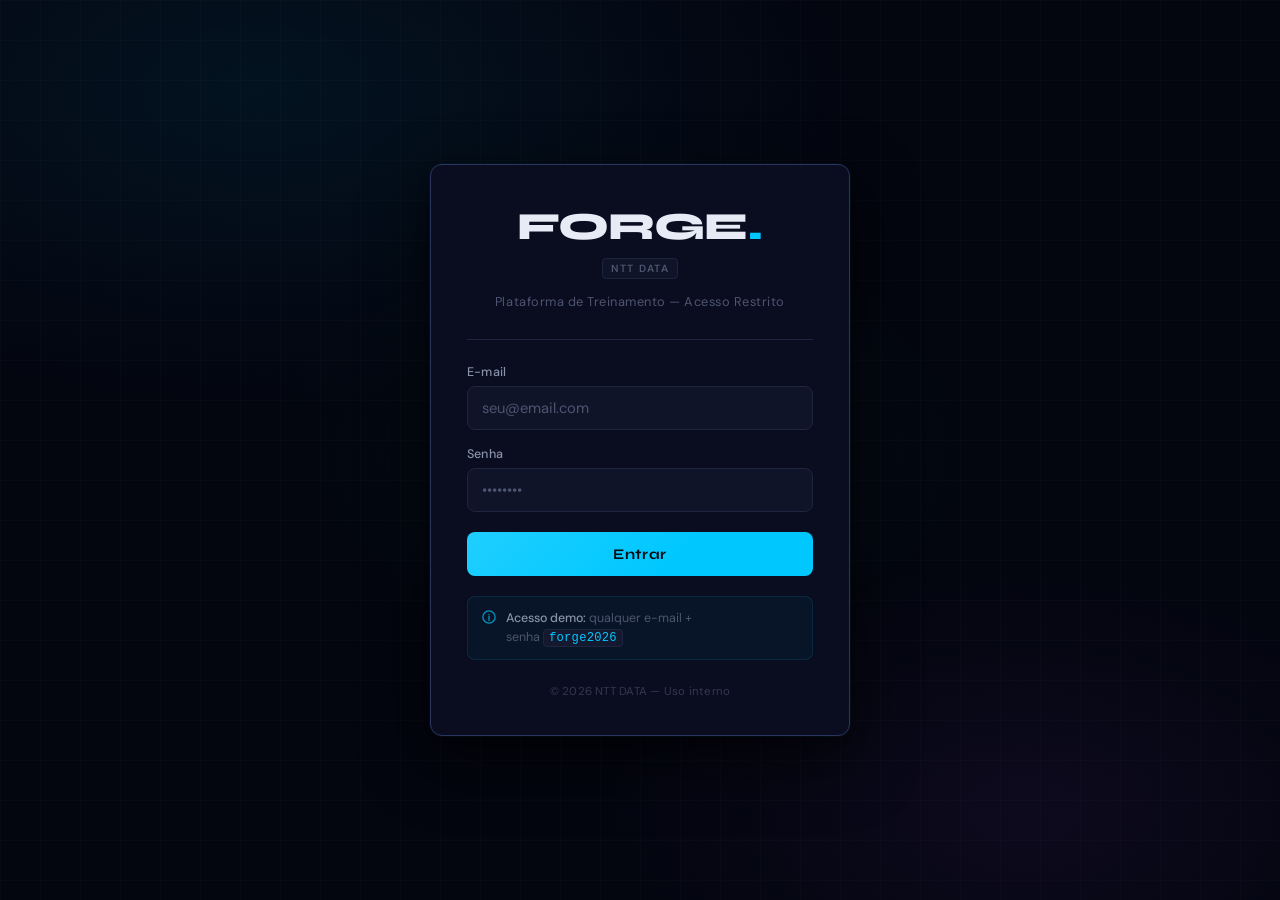
<file: index.html>
<!DOCTYPE html>
<html lang="pt-BR">
<head>
  <meta charset="UTF-8" />
  <meta name="viewport" content="width=device-width, initial-scale=1.0" />
  <title>FORGE Engineering Training Platform</title>
  <link rel="preconnect" href="https://fonts.googleapis.com" />
  <link rel="preconnect" href="https://fonts.gstatic.com" crossorigin />
  <link href="https://fonts.googleapis.com/css2?family=Syne:wght@400;600;700;800&family=DM+Sans:ital,opsz,wght@0,9..40,300;0,9..40,400;0,9..40,500;0,9..40,600;1,9..40,400&display=swap" rel="stylesheet" />
  <style>
    /* ─── Design Tokens ─────────────────────────────────────── */
    :root {
      --bg:            #03050f;
      --bg-2:          #090d1f;
      --bg-3:          #0f1428;
      --bg-4:          #141930;
      --cyan:          #00c8ff;
      --green:         #00e5a0;
      --yellow:        #ffc94d;
      --red:           #ff5c7a;
      --purple:        #a855f7;
      --border:        #1e2540;
      --border-bright: #2a3560;
      --text:          #e8eaf6;
      --text-dim:      #8892aa;
      --text-muted:    #4d5570;
      --radius:        12px;
      --radius-sm:     8px;
      --nav-h:         68px;
      --transition:    0.22s cubic-bezier(.4,0,.2,1);
    }

    /* ─── Reset ─────────────────────────────────────────────── */
    *, *::before, *::after { box-sizing: border-box; margin: 0; padding: 0; }
    html { scroll-behavior: smooth; }
    body {
      font-family: 'DM Sans', sans-serif;
      background: var(--bg);
      color: var(--text);
      line-height: 1.6;
      -webkit-font-smoothing: antialiased;
      overflow-x: hidden;
    }
    a { color: inherit; text-decoration: none; }
    button { font-family: inherit; cursor: pointer; border: none; background: none; }
    img { display: block; max-width: 100%; }

    /* ─── Scrollbar ──────────────────────────────────────────── */
    ::-webkit-scrollbar { width: 6px; }
    ::-webkit-scrollbar-track { background: var(--bg-2); }
    ::-webkit-scrollbar-thumb { background: var(--border-bright); border-radius: 99px; }

    /* ─── Layout helpers ─────────────────────────────────────── */
    .page {
      max-width: 1200px;
      margin: 0 auto;
      padding: 0 32px 80px;
    }
    .section { padding: 80px 0 0; }
    .section-label {
      display: inline-flex;
      align-items: center;
      gap: 8px;
      font-family: 'Syne', sans-serif;
      font-size: 11px;
      font-weight: 700;
      letter-spacing: .12em;
      text-transform: uppercase;
      color: var(--text-muted);
      margin-bottom: 16px;
    }
    .section-label::before {
      content: '';
      display: block;
      width: 16px;
      height: 2px;
      background: var(--border-bright);
      border-radius: 99px;
    }
    .section-title {
      font-family: 'Syne', sans-serif;
      font-size: clamp(26px, 3.5vw, 40px);
      font-weight: 800;
      color: var(--text);
      line-height: 1.15;
      margin-bottom: 40px;
    }

    /* ─── NAV ────────────────────────────────────────────────── */
    .nav {
      position: sticky;
      top: 0;
      z-index: 100;
      height: var(--nav-h);
      background: rgba(3,5,15,.7);
      backdrop-filter: blur(18px) saturate(1.4);
      -webkit-backdrop-filter: blur(18px) saturate(1.4);
      border-bottom: 1px solid var(--border);
    }
    .nav-inner {
      max-width: 1200px;
      margin: 0 auto;
      padding: 0 32px;
      height: 100%;
      display: flex;
      align-items: center;
      gap: 32px;
    }
    .nav-logo {
      display: flex;
      align-items: center;
      gap: 10px;
      flex-shrink: 0;
    }
    .nav-logo-text {
      font-family: 'Syne', sans-serif;
      font-size: 22px;
      font-weight: 800;
      letter-spacing: -.01em;
      color: var(--text);
    }
    .nav-logo-text span { color: var(--cyan); }
    .nav-badge {
      font-size: 10px;
      font-weight: 600;
      letter-spacing: .08em;
      color: var(--text-dim);
      background: var(--bg-4);
      border: 1px solid var(--border);
      border-radius: 6px;
      padding: 3px 8px;
      text-transform: uppercase;
    }
    .nav-links {
      display: flex;
      align-items: center;
      gap: 4px;
      flex: 1;
    }
    .nav-link {
      font-size: 14px;
      font-weight: 500;
      color: var(--text-dim);
      padding: 8px 14px;
      border-radius: var(--radius-sm);
      transition: color var(--transition), background var(--transition);
      min-height: 44px;
      display: flex;
      align-items: center;
    }
    .nav-link:hover { color: var(--text); background: var(--bg-3); }
    .nav-actions { margin-left: auto; display: flex; align-items: center; gap: 10px; }
    .btn-github {
      display: inline-flex;
      align-items: center;
      gap: 7px;
      font-size: 13px;
      font-weight: 600;
      color: var(--text-dim);
      background: var(--bg-3);
      border: 1px solid var(--border);
      border-radius: var(--radius-sm);
      padding: 9px 16px;
      min-height: 44px;
      transition: color var(--transition), border-color var(--transition), background var(--transition);
    }
    .btn-github:hover { color: var(--text); border-color: var(--border-bright); background: var(--bg-4); }
    .btn-github svg { flex-shrink: 0; }

    /* hamburger */
    .nav-hamburger {
      display: none;
      align-items: center;
      justify-content: center;
      width: 44px;
      height: 44px;
      border-radius: var(--radius-sm);
      border: 1px solid var(--border);
      color: var(--text-dim);
      transition: color var(--transition), border-color var(--transition);
      margin-left: auto;
    }
    .nav-hamburger:hover { color: var(--text); border-color: var(--border-bright); }
    .nav-mobile-menu {
      display: none;
      flex-direction: column;
      background: var(--bg-2);
      border-bottom: 1px solid var(--border);
      padding: 12px 20px 20px;
      gap: 4px;
    }
    .nav-mobile-menu.open { display: flex; }
    .nav-mobile-link {
      font-size: 15px;
      font-weight: 500;
      color: var(--text-dim);
      padding: 12px 14px;
      border-radius: var(--radius-sm);
      transition: color var(--transition), background var(--transition);
    }
    .nav-mobile-link:hover { color: var(--text); background: var(--bg-3); }

    /* ─── HERO ───────────────────────────────────────────────── */
    .hero {
      padding: 96px 0 80px;
      display: flex;
      flex-direction: column;
      align-items: flex-start;
      position: relative;
      overflow: hidden;
    }
    .hero::before {
      content: '';
      position: absolute;
      top: -120px;
      right: -200px;
      width: 700px;
      height: 700px;
      background: radial-gradient(circle at 50% 50%, rgba(0,200,255,.07) 0%, transparent 65%);
      pointer-events: none;
    }
    .hero::after {
      content: '';
      position: absolute;
      bottom: -80px;
      left: -100px;
      width: 500px;
      height: 500px;
      background: radial-gradient(circle at 50% 50%, rgba(168,85,247,.05) 0%, transparent 65%);
      pointer-events: none;
    }
    .hero-pill {
      display: inline-flex;
      align-items: center;
      gap: 8px;
      background: rgba(0,200,255,.08);
      border: 1px solid rgba(0,200,255,.2);
      border-radius: 99px;
      padding: 6px 16px 6px 10px;
      font-size: 12px;
      font-weight: 600;
      color: var(--cyan);
      letter-spacing: .04em;
      margin-bottom: 28px;
      animation: fadeUp .5s ease both;
    }
    .hero-pill-dot {
      width: 6px;
      height: 6px;
      background: var(--cyan);
      border-radius: 50%;
      animation: pulse-cyan 2s ease infinite;
    }
    @keyframes pulse-cyan {
      0%, 100% { opacity: 1; transform: scale(1); }
      50% { opacity: .5; transform: scale(.7); }
    }
    .hero h1 {
      font-family: 'Syne', sans-serif;
      font-size: clamp(32px, 5.5vw, 62px);
      font-weight: 800;
      line-height: 1.1;
      letter-spacing: -.02em;
      color: var(--text);
      max-width: 800px;
      margin-bottom: 24px;
      animation: fadeUp .5s .1s ease both;
    }
    .hero h1 em {
      font-style: normal;
      background: linear-gradient(135deg, var(--cyan) 0%, var(--purple) 100%);
      -webkit-background-clip: text;
      -webkit-text-fill-color: transparent;
      background-clip: text;
    }
    .hero-sub {
      font-size: clamp(15px, 1.8vw, 18px);
      color: var(--text-dim);
      max-width: 580px;
      line-height: 1.65;
      margin-bottom: 36px;
      animation: fadeUp .5s .18s ease both;
    }
    .hero-stats {
      display: flex;
      flex-wrap: wrap;
      gap: 10px;
      margin-bottom: 40px;
      animation: fadeUp .5s .26s ease both;
    }
    .hero-chip {
      display: inline-flex;
      align-items: center;
      gap: 7px;
      background: var(--bg-3);
      border: 1px solid var(--border);
      border-radius: 99px;
      padding: 7px 16px;
      font-size: 13px;
      font-weight: 500;
      color: var(--text-dim);
    }
    .hero-chip-dot {
      width: 5px;
      height: 5px;
      background: var(--cyan);
      border-radius: 50%;
    }
    .hero-cta {
      display: inline-flex;
      align-items: center;
      gap: 8px;
      background: var(--cyan);
      color: #03050f;
      font-size: 15px;
      font-weight: 700;
      padding: 14px 28px;
      border-radius: var(--radius);
      border: 1px solid transparent;
      min-height: 50px;
      transition: opacity var(--transition), transform var(--transition);
      animation: fadeUp .5s .34s ease both;
    }
    .hero-cta:hover { opacity: .88; transform: translateY(-1px); }

    @keyframes fadeUp {
      from { opacity: 0; transform: translateY(18px); }
      to   { opacity: 1; transform: translateY(0); }
    }

    /* ─── TRACK CARDS ────────────────────────────────────────── */
    .tracks-grid {
      display: grid;
      grid-template-columns: repeat(auto-fit, minmax(320px, 1fr));
      gap: 20px;
    }
    .track-card {
      background: var(--bg-2);
      border: 1px solid var(--border);
      border-radius: var(--radius);
      padding: 28px;
      display: flex;
      flex-direction: column;
      gap: 18px;
      transition: border-color var(--transition), transform var(--transition), box-shadow var(--transition);
      position: relative;
      overflow: hidden;
    }
    .track-card::before {
      content: '';
      position: absolute;
      top: 0; left: 0; right: 0;
      height: 2px;
      border-radius: var(--radius) var(--radius) 0 0;
    }
    .track-card[data-color="cyan"]::before  { background: linear-gradient(90deg, var(--cyan), transparent); }
    .track-card[data-color="purple"]::before { background: linear-gradient(90deg, var(--purple), transparent); }
    .track-card[data-color="green"]::before  { background: linear-gradient(90deg, var(--green), transparent); }
    .track-card:hover {
      transform: translateY(-3px);
      box-shadow: 0 16px 48px rgba(0,0,0,.4);
    }
    .track-card[data-color="cyan"]:hover   { border-color: rgba(0,200,255,.35); }
    .track-card[data-color="purple"]:hover { border-color: rgba(168,85,247,.35); }
    .track-card[data-color="green"]:hover  { border-color: rgba(0,229,160,.35); }

    .track-icon {
      font-size: 28px;
      width: 52px;
      height: 52px;
      background: var(--bg-3);
      border: 1px solid var(--border);
      border-radius: var(--radius-sm);
      display: flex;
      align-items: center;
      justify-content: center;
      flex-shrink: 0;
    }
    .track-header { display: flex; flex-direction: column; gap: 4px; }
    .track-title {
      font-family: 'Syne', sans-serif;
      font-size: 22px;
      font-weight: 800;
    }
    .track-card[data-color="cyan"]   .track-title { color: var(--cyan); }
    .track-card[data-color="purple"] .track-title { color: var(--purple); }
    .track-card[data-color="green"]  .track-title { color: var(--green); }
    .track-subtitle { font-size: 13px; color: var(--text-muted); font-weight: 500; }
    .track-desc { font-size: 14px; color: var(--text-dim); line-height: 1.65; flex: 1; }
    .track-badge {
      display: inline-flex;
      align-items: center;
      font-size: 11px;
      font-weight: 600;
      letter-spacing: .05em;
      text-transform: uppercase;
      padding: 4px 10px;
      border-radius: 99px;
      border: 1px solid;
    }
    .track-card[data-color="cyan"]   .track-badge { color: var(--cyan);   border-color: rgba(0,200,255,.25);   background: rgba(0,200,255,.06); }
    .track-card[data-color="purple"] .track-badge { color: var(--purple); border-color: rgba(168,85,247,.25); background: rgba(168,85,247,.06); }
    .track-card[data-color="green"]  .track-badge { color: var(--green);  border-color: rgba(0,229,160,.25);  background: rgba(0,229,160,.06); }

    .track-labs { display: flex; flex-direction: column; gap: 8px; }
    .track-lab-row {
      display: flex;
      align-items: center;
      gap: 10px;
      font-size: 13px;
    }
    .track-lab-num {
      font-family: 'Syne', sans-serif;
      font-size: 11px;
      font-weight: 700;
      letter-spacing: .05em;
      color: var(--text-muted);
      background: var(--bg-3);
      border: 1px solid var(--border);
      border-radius: 6px;
      padding: 3px 8px;
    }
    .track-lab-name { color: var(--text-dim); flex: 1; }
    .status-available {
      display: inline-flex;
      align-items: center;
      gap: 5px;
      font-size: 11px;
      font-weight: 600;
      color: var(--green);
    }
    .status-available::before {
      content: '';
      width: 5px; height: 5px;
      background: var(--green);
      border-radius: 50%;
    }
    .status-locked {
      font-size: 11px;
      font-weight: 500;
      color: var(--text-muted);
    }
    .track-cta {
      display: inline-flex;
      align-items: center;
      gap: 8px;
      font-size: 14px;
      font-weight: 600;
      padding: 11px 20px;
      border-radius: var(--radius-sm);
      min-height: 44px;
      transition: opacity var(--transition), transform var(--transition);
      text-align: center;
      justify-content: center;
    }
    .track-cta-cyan   { background: rgba(0,200,255,.12);   color: var(--cyan);   border: 1px solid rgba(0,200,255,.2);   }
    .track-cta-purple { background: rgba(168,85,247,.12);  color: var(--purple); border: 1px solid rgba(168,85,247,.2);  }
    .track-cta-cyan:hover, .track-cta-purple:hover { opacity: .8; transform: translateY(-1px); }
    .track-cta-disabled {
      background: var(--bg-3);
      color: var(--text-muted);
      border: 1px solid var(--border);
      cursor: not-allowed;
      opacity: .6;
    }

    /* ─── LAB FILTER TABS ────────────────────────────────────── */
    .filter-tabs {
      display: flex;
      flex-wrap: wrap;
      gap: 8px;
      margin-bottom: 32px;
    }
    .filter-tab {
      font-size: 13px;
      font-weight: 600;
      padding: 8px 18px;
      border-radius: 99px;
      border: 1px solid var(--border);
      color: var(--text-dim);
      background: var(--bg-3);
      min-height: 40px;
      transition: color var(--transition), border-color var(--transition), background var(--transition);
    }
    .filter-tab:hover { color: var(--text); border-color: var(--border-bright); }
    .filter-tab.active {
      background: var(--cyan);
      color: #03050f;
      border-color: var(--cyan);
    }

    /* ─── LAB GRID ───────────────────────────────────────────── */
    .labs-grid {
      display: grid;
      grid-template-columns: repeat(auto-fit, minmax(300px, 1fr));
      gap: 18px;
    }
    .lab-card {
      background: var(--bg-2);
      border: 1px solid var(--border);
      border-radius: var(--radius);
      padding: 24px;
      display: flex;
      flex-direction: column;
      gap: 14px;
      transition: border-color var(--transition), transform var(--transition), box-shadow var(--transition);
    }
    .lab-card:hover {
      border-color: var(--border-bright);
      transform: translateY(-2px);
      box-shadow: 0 12px 40px rgba(0,0,0,.35);
    }
    .lab-card.locked { opacity: .65; }
    .lab-card.locked:hover { transform: none; box-shadow: none; }

    .lab-card-top {
      display: flex;
      align-items: center;
      gap: 8px;
      flex-wrap: wrap;
    }
    .phase-badge {
      font-size: 10px;
      font-weight: 700;
      letter-spacing: .07em;
      text-transform: uppercase;
      padding: 3px 9px;
      border-radius: 99px;
      border: 1px solid;
    }
    .phase-foundation { color: var(--cyan);   border-color: rgba(0,200,255,.25);   background: rgba(0,200,255,.08); }
    .phase-amplify    { color: var(--purple); border-color: rgba(168,85,247,.25); background: rgba(168,85,247,.08); }
    .phase-orchestrate{ color: var(--yellow); border-color: rgba(255,201,77,.25);  background: rgba(255,201,77,.08); }
    .phase-master     { color: var(--green);  border-color: rgba(0,229,160,.25);  background: rgba(0,229,160,.08); }
    .track-badge-small {
      font-size: 10px;
      font-weight: 600;
      letter-spacing: .05em;
      text-transform: uppercase;
      padding: 3px 9px;
      border-radius: 99px;
    }
    .track-devin  { color: var(--cyan);   background: rgba(0,200,255,.1); }
    .track-kiro   { color: var(--purple); background: rgba(168,85,247,.1); }
    .track-ds     { color: var(--green);  background: rgba(0,229,160,.1); }

    .lab-num {
      font-family: 'Syne', sans-serif;
      font-size: 11px;
      font-weight: 700;
      letter-spacing: .08em;
      color: var(--text-muted);
      background: var(--bg-4);
      border: 1px solid var(--border);
      border-radius: 6px;
      padding: 3px 8px;
      margin-left: auto;
    }
    .lab-title {
      font-family: 'Syne', sans-serif;
      font-size: 17px;
      font-weight: 700;
      color: var(--text);
      line-height: 1.3;
    }
    .lab-meta {
      display: flex;
      flex-wrap: wrap;
      gap: 8px;
    }
    .meta-chip {
      display: inline-flex;
      align-items: center;
      gap: 5px;
      font-size: 12px;
      color: var(--text-dim);
      background: var(--bg-3);
      border: 1px solid var(--border);
      border-radius: 99px;
      padding: 4px 11px;
    }
    .lab-footer {
      display: flex;
      align-items: center;
      justify-content: space-between;
      gap: 12px;
      margin-top: auto;
    }
    .lab-status-available {
      display: inline-flex;
      align-items: center;
      gap: 6px;
      font-size: 12px;
      font-weight: 600;
      color: var(--green);
    }
    .lab-status-available::before {
      content: '';
      width: 6px; height: 6px;
      background: var(--green);
      border-radius: 50%;
      animation: pulse-green 2s ease infinite;
    }
    @keyframes pulse-green {
      0%, 100% { opacity: 1; box-shadow: 0 0 0 0 rgba(0,229,160,.4); }
      50% { opacity: .8; box-shadow: 0 0 0 4px rgba(0,229,160,0); }
    }
    .lab-status-locked {
      display: inline-flex;
      align-items: center;
      gap: 6px;
      font-size: 12px;
      font-weight: 500;
      color: var(--text-muted);
    }
    .lab-cta {
      display: inline-flex;
      align-items: center;
      gap: 6px;
      font-size: 13px;
      font-weight: 600;
      color: #03050f;
      background: var(--cyan);
      padding: 9px 18px;
      border-radius: var(--radius-sm);
      min-height: 44px;
      transition: opacity var(--transition), transform var(--transition);
      flex-shrink: 0;
    }
    .lab-cta:hover { opacity: .85; transform: translateY(-1px); }

    /* ─── PROGRESS SECTION ───────────────────────────────────── */
    .progress-stats {
      display: grid;
      grid-template-columns: repeat(auto-fit, minmax(220px, 1fr));
      gap: 16px;
      margin-bottom: 48px;
    }
    .stat-card {
      background: var(--bg-2);
      border: 1px solid var(--border);
      border-radius: var(--radius);
      padding: 24px;
      display: flex;
      flex-direction: column;
      gap: 6px;
    }
    .stat-label {
      font-size: 12px;
      font-weight: 600;
      letter-spacing: .06em;
      text-transform: uppercase;
      color: var(--text-muted);
    }
    .stat-value {
      font-family: 'Syne', sans-serif;
      font-size: 20px;
      font-weight: 800;
      color: var(--text);
    }
    .stat-card:nth-child(1) .stat-value { color: var(--cyan); }
    .stat-card:nth-child(2) .stat-value { color: var(--yellow); }
    .stat-card:nth-child(3) .stat-value { color: var(--purple); font-size: 15px; }

    /* journey */
    .journey { position: relative; }
    .journey-line {
      position: absolute;
      left: 10px;
      top: 16px;
      bottom: 0;
      width: 2px;
      background: var(--border);
      border-radius: 99px;
    }
    .journey-steps { display: flex; flex-direction: column; gap: 0; }
    .journey-step {
      display: flex;
      align-items: flex-start;
      gap: 20px;
      padding: 16px 0;
      position: relative;
    }
    .journey-dot {
      width: 22px;
      height: 22px;
      border-radius: 50%;
      flex-shrink: 0;
      margin-top: 1px;
      position: relative;
      z-index: 1;
      border: 2px solid;
      background: var(--bg);
      transition: box-shadow var(--transition);
    }
    .journey-dot.active {
      border-color: var(--cyan);
      background: rgba(0,200,255,.15);
      box-shadow: 0 0 0 4px rgba(0,200,255,.12), 0 0 0 8px rgba(0,200,255,.04);
    }
    .journey-dot.muted { border-color: var(--border-bright); background: var(--bg-3); }
    .journey-content { display: flex; flex-direction: column; gap: 3px; padding-top: 1px; }
    .journey-phase {
      font-family: 'Syne', sans-serif;
      font-size: 16px;
      font-weight: 700;
    }
    .journey-step:nth-child(1) .journey-phase { color: var(--cyan); }
    .journey-step:nth-child(n+2) .journey-phase { color: var(--text-dim); }
    .journey-sub { font-size: 13px; color: var(--text-muted); }
    .journey-step:nth-child(1) .journey-sub { color: var(--text-dim); }
    .journey-active-badge {
      display: inline-flex;
      align-items: center;
      gap: 5px;
      font-size: 10px;
      font-weight: 700;
      letter-spacing: .06em;
      text-transform: uppercase;
      color: var(--cyan);
      background: rgba(0,200,255,.1);
      border: 1px solid rgba(0,200,255,.2);
      border-radius: 99px;
      padding: 2px 8px;
      margin-top: 4px;
      width: fit-content;
    }

    /* ─── FOOTER ─────────────────────────────────────────────── */
    .footer {
      margin-top: 100px;
      border-top: 1px solid var(--border);
      padding: 32px 0;
    }
    .footer-inner {
      max-width: 1200px;
      margin: 0 auto;
      padding: 0 32px;
      display: flex;
      align-items: center;
      justify-content: space-between;
      flex-wrap: wrap;
      gap: 16px;
    }
    .footer-copy {
      font-size: 13px;
      color: var(--text-muted);
    }
    .footer-links {
      display: flex;
      align-items: center;
      gap: 4px;
    }
    .footer-link {
      font-size: 13px;
      color: var(--text-muted);
      padding: 6px 12px;
      border-radius: 6px;
      transition: color var(--transition);
    }
    .footer-link:hover { color: var(--text-dim); }
    .footer-sep { color: var(--border-bright); font-size: 12px; }

    /* ─── TRILHAS CAPACITATÓRIAS ─────────────────────────────── */
    .cap-grid {
      display: grid;
      grid-template-columns: repeat(auto-fit, minmax(320px, 1fr));
      gap: 16px;
      margin-bottom: 32px;
    }
    .cap-card {
      background: var(--bg-2);
      border: 1px solid var(--border);
      border-radius: var(--radius);
      padding: 24px;
      display: flex;
      flex-direction: column;
      gap: 16px;
      transition: border-color .2s, transform .2s;
    }
    .cap-card:hover { border-color: var(--border-bright); transform: translateY(-2px); }
    .cap-header {
      display: flex;
      align-items: center;
      gap: 14px;
    }
    .cap-icon {
      font-size: 22px;
      width: 44px;
      height: 44px;
      display: flex;
      align-items: center;
      justify-content: center;
      background: var(--bg-3);
      border-radius: var(--radius-sm);
      flex-shrink: 0;
      border: 1px solid var(--border);
    }
    .cap-title {
      font-family: var(--font-head);
      font-size: 15px;
      font-weight: 700;
      color: var(--cap-color, var(--cyan));
    }
    .cap-sub { font-size: 11px; color: var(--text-muted); font-weight: 600; letter-spacing: .3px; margin-top: 2px; }
    .cap-desc { font-size: 13px; color: var(--text-dim); line-height: 1.6; }
    .cap-steps {
      display: flex;
      flex-wrap: wrap;
      align-items: center;
      gap: 4px;
    }
    .cap-step {
      font-size: 11px;
      font-weight: 600;
      color: var(--text-muted);
      background: var(--bg-3);
      border: 1px solid var(--border);
      padding: 3px 8px;
      border-radius: 20px;
    }
    .cap-step.accent { color: var(--cap-color, var(--cyan)); border-color: color-mix(in srgb, var(--cap-color, var(--cyan)) 30%, transparent); }
    .cap-arrow { font-size: 11px; color: var(--text-muted); }
    .cap-meta { display: flex; flex-direction: column; gap: 8px; margin-top: auto; }
    .cap-tools { display: flex; flex-wrap: wrap; gap: 6px; }
    .cap-tool-badge {
      font-size: 10px;
      font-weight: 700;
      letter-spacing: .5px;
      text-transform: uppercase;
      padding: 2px 8px;
      border-radius: 20px;
      border: 1px solid;
      background: transparent;
    }
    .cap-labs-row { display: flex; flex-wrap: wrap; gap: 6px; }
    .cap-lab-chip {
      font-size: 10px;
      font-weight: 700;
      letter-spacing: .5px;
      padding: 2px 8px;
      border-radius: 4px;
      background: var(--bg-4);
      color: var(--text-dim);
      border: 1px solid var(--border);
    }
    .cap-lab-chip.locked { color: var(--text-muted); opacity: .6; }
    .cap-cta-bar {
      display: flex;
      align-items: center;
      justify-content: space-between;
      flex-wrap: wrap;
      gap: 16px;
      background: var(--bg-2);
      border: 1px solid var(--border-bright);
      border-radius: var(--radius);
      padding: 20px 28px;
    }
    .cap-cta-text { display: flex; flex-direction: column; gap: 4px; }
    .cap-cta-text strong { font-size: 15px; color: var(--text); }
    .cap-cta-text span { font-size: 13px; color: var(--text-muted); }
    .cap-cta-btn {
      background: var(--cyan);
      color: var(--bg);
      font-weight: 700;
      font-size: 13px;
      padding: 10px 20px;
      border-radius: var(--radius-sm);
      text-decoration: none;
      transition: background .2s;
      white-space: nowrap;
    }
    .cap-cta-btn:hover { background: #33d4ff; }
    @media (max-width: 768px) {
      .cap-grid { grid-template-columns: 1fr; }
      .cap-cta-bar { flex-direction: column; align-items: flex-start; }
    }

    /* ─── FORGE ACRONYM ──────────────────────────────────────── */
    .forge-acronym {
      display: flex;
      flex-wrap: wrap;
      gap: 10px;
      margin: 40px 0 0;
      animation: fadeUp .5s .34s ease both;
    }
    .forge-letter-card {
      display: flex;
      align-items: center;
      gap: 14px;
      background: var(--bg-2);
      border: 1px solid var(--border);
      border-radius: var(--radius);
      padding: 14px 18px;
      flex: 1;
      min-width: 150px;
      transition: border-color var(--transition), background var(--transition);
    }
    .forge-letter-card:hover { border-color: var(--fl-color, var(--cyan)); background: var(--bg-3); }
    .forge-big-letter {
      font-family: 'Syne', sans-serif;
      font-size: 30px;
      font-weight: 800;
      line-height: 1;
      color: var(--fl-color, var(--cyan));
      flex-shrink: 0;
    }
    .forge-word { display: flex; flex-direction: column; gap: 3px; }
    .forge-word-title { font-family: 'Syne', sans-serif; font-size: 13px; font-weight: 700; color: var(--text); }
    .forge-word-desc { font-size: 11px; color: var(--text-muted); line-height: 1.4; }

    /* ─── JOURNEY / HOW IT WORKS ─────────────────────────────── */
    .journey-section {
      padding: 80px 0 0;
    }
    .journey-flow {
      display: grid;
      grid-template-columns: 1fr auto 1fr auto 1fr auto 1fr auto 1fr;
      align-items: center;
      gap: 0;
      margin-top: 40px;
    }
    .jf-node {
      display: flex;
      flex-direction: column;
      align-items: center;
      text-align: center;
      gap: 12px;
    }
    .jf-dot {
      width: 56px;
      height: 56px;
      border-radius: 50%;
      background: var(--bg-2);
      border: 2px solid var(--jf-color, var(--cyan));
      display: flex;
      align-items: center;
      justify-content: center;
      font-size: 22px;
      flex-shrink: 0;
      box-shadow: 0 0 0 4px color-mix(in srgb, var(--jf-color, var(--cyan)) 12%, transparent);
    }
    .jf-label {
      font-family: 'Syne', sans-serif;
      font-size: 13px;
      font-weight: 800;
      color: var(--jf-color, var(--cyan));
    }
    .jf-sublabel { font-size: 11px; color: var(--text-muted); line-height: 1.4; margin-top: -4px; }
    .jf-arrow {
      font-size: 20px;
      color: var(--border-bright);
      padding: 0 4px;
      padding-bottom: 28px; /* align with dot center */
    }
    .journey-note {
      margin-top: 28px;
      padding: 16px 24px;
      background: var(--bg-2);
      border: 1px solid var(--border);
      border-radius: var(--radius);
      font-size: 13px;
      color: var(--text-muted);
      line-height: 1.6;
    }
    .journey-note strong { color: var(--text-dim); }
    @media (max-width: 768px) {
      .journey-flow {
        grid-template-columns: 1fr;
        gap: 12px;
      }
      .jf-node { flex-direction: row; text-align: left; }
      .jf-dot { width: 40px; height: 40px; font-size: 16px; }
      .jf-arrow { display: none; }
      .jf-label { font-size: 12px; }
      .forge-acronym { gap: 8px; }
      .forge-letter-card { min-width: 140px; }
    }

    /* ─── DIVIDER ────────────────────────────────────────────── */
    .section-divider {
      width: 100%;
      height: 1px;
      background: var(--border);
      margin: 80px 0 0;
      opacity: .6;
    }

    /* ─── RESPONSIVE ─────────────────────────────────────────── */
    @media (max-width: 768px) {
      .nav-inner { padding: 0 20px; gap: 16px; }
      .nav-links  { display: none; }
      .nav-hamburger { display: flex; }
      .btn-github { display: none; }
      .nav-actions { margin-left: 0; }

      .page { padding: 0 16px 60px; }

      .hero { padding: 60px 0 56px; }
      .hero h1 { font-size: 32px; }
      .hero-sub { font-size: 15px; }
      .hero::before, .hero::after { display: none; }

      .section { padding: 60px 0 0; }
      .section-title { font-size: 26px; margin-bottom: 28px; }

      .tracks-grid { grid-template-columns: 1fr; }
      .labs-grid   { grid-template-columns: 1fr; }
      .progress-stats { grid-template-columns: 1fr; }

      .filter-tabs { gap: 6px; }
      .filter-tab  { font-size: 12px; padding: 7px 14px; }

      .footer-inner { flex-direction: column; align-items: flex-start; gap: 12px; }
      .section-divider { margin: 60px 0 0; }
    }

    @media (max-width: 480px) {
      .hero h1 { font-size: 28px; }
      .hero-cta { font-size: 14px; padding: 13px 22px; }
      .track-card { padding: 22px 18px; }
      .lab-card   { padding: 20px 16px; }
      .stat-card  { padding: 20px; }
    }

    /* ─── Hidden utility ─────────────────────────────────────── */
    [data-hidden] { display: none !important; }
  </style>
</head>
<body>
<script>if(!localStorage.getItem('forge_auth'))window.location.replace('login.html');</script>

<!-- ═══ NAV ════════════════════════════════════════════════════ -->
<nav class="nav" id="nav">
  <div class="nav-inner">
    <a href="#" class="nav-logo">
      <span class="nav-logo-text">FORGE<span>.</span></span>
      <span class="nav-badge">NTT DATA</span>
    </a>

    <div class="nav-links">
      <a href="#capacitacao"   class="nav-link">Capacitação</a>
      <a href="#labs"          class="nav-link">Especialização</a>
      <a href="levels.html"    class="nav-link">Níveis E1–E4</a>
      <a href="artifacts.html" class="nav-link" style="color:var(--cyan)">Artefatos</a>
    </div>

    <div class="nav-actions">
      <button onclick="localStorage.removeItem('forge_auth');window.location.replace('login.html')" style="font-size:12px;font-weight:600;color:var(--text-muted);background:none;border:1px solid var(--border);border-radius:var(--radius-sm);padding:7px 14px;cursor:pointer;min-height:36px;transition:color .2s,border-color .2s" onmouseover="this.style.color='var(--text)';this.style.borderColor='var(--border-bright)'" onmouseout="this.style.color='var(--text-muted)';this.style.borderColor='var(--border)'">Sair</button>
      <a href="https://github.com/Brunooacks" target="_blank" rel="noopener" class="btn-github">
        <svg width="16" height="16" viewBox="0 0 24 24" fill="currentColor" aria-hidden="true">
          <path d="M12 2C6.477 2 2 6.477 2 12c0 4.418 2.865 8.166 6.839 9.489.5.092.682-.217.682-.483 0-.237-.008-.866-.013-1.7-2.782.604-3.369-1.341-3.369-1.341-.454-1.155-1.11-1.462-1.11-1.462-.908-.62.069-.608.069-.608 1.003.07 1.531 1.03 1.531 1.03.892 1.529 2.341 1.087 2.91.832.092-.647.35-1.088.636-1.338-2.22-.253-4.555-1.11-4.555-4.943 0-1.091.39-1.984 1.029-2.683-.103-.253-.446-1.27.098-2.647 0 0 .84-.269 2.75 1.025A9.578 9.578 0 0112 6.836a9.59 9.59 0 012.504.337c1.909-1.294 2.747-1.025 2.747-1.025.546 1.377.203 2.394.1 2.647.64.699 1.028 1.592 1.028 2.683 0 3.842-2.339 4.687-4.566 4.935.359.309.678.919.678 1.852 0 1.336-.012 2.415-.012 2.743 0 .267.18.579.688.481C19.138 20.163 22 16.418 22 12c0-5.523-4.477-10-10-10z"/>
        </svg>
        GitHub
        <svg width="11" height="11" viewBox="0 0 12 12" fill="none" stroke="currentColor" stroke-width="1.8" stroke-linecap="round" stroke-linejoin="round" aria-hidden="true">
          <path d="M2.5 9.5L9.5 2.5M9.5 2.5H4.5M9.5 2.5V7.5"/>
        </svg>
      </a>
    </div>

    <button class="nav-hamburger" id="hamburgerBtn" aria-label="Abrir menu" aria-expanded="false">
      <svg id="iconMenu" width="20" height="20" viewBox="0 0 24 24" fill="none" stroke="currentColor" stroke-width="2" stroke-linecap="round" aria-hidden="true">
        <line x1="3" y1="7" x2="21" y2="7"/><line x1="3" y1="12" x2="21" y2="12"/><line x1="3" y1="17" x2="21" y2="17"/>
      </svg>
      <svg id="iconClose" width="20" height="20" viewBox="0 0 24 24" fill="none" stroke="currentColor" stroke-width="2" stroke-linecap="round" style="display:none" aria-hidden="true">
        <line x1="5" y1="5" x2="19" y2="19"/><line x1="19" y1="5" x2="5" y2="19"/>
      </svg>
    </button>
  </div>

  <div class="nav-mobile-menu" id="mobileMenu" role="navigation" aria-label="Menu móvel">
    <a href="#capacitacao"   class="nav-mobile-link" onclick="closeMobileMenu()">Capacitação</a>
    <a href="#labs"          class="nav-mobile-link" onclick="closeMobileMenu()">Especialização</a>
    <a href="levels.html"    class="nav-mobile-link" onclick="closeMobileMenu()">Níveis E1–E4</a>
    <a href="artifacts.html" class="nav-mobile-link" onclick="closeMobileMenu()" style="color:var(--cyan)">Artefatos</a>
    <a href="https://github.com/Brunooacks" target="_blank" rel="noopener" class="nav-mobile-link" style="color:var(--cyan)">GitHub ↗</a>
  </div>
</nav>


<!-- ═══ HERO ════════════════════════════════════════════════════ -->
<div class="page">
  <section class="hero">
    <div class="hero-pill">
      <span class="hero-pill-dot"></span>
      FORGE Engineering Program
    </div>

    <h1>O programa que transforma engenheiros em <em>referências</em></h1>

    <p class="hero-sub">
      FORGE é o caminho estruturado da NTT DATA para evoluir de E1 a E4 — com trilhas práticas, labs hands-on, certificações de mercado e ferramentas de IA como Devin e Kiro.
    </p>

    <div class="hero-stats">
      <span class="hero-chip"><span class="hero-chip-dot"></span>8 Laboratórios</span>
      <span class="hero-chip"><span class="hero-chip-dot" style="background:var(--purple)"></span>4 Fases</span>
      <span class="hero-chip"><span class="hero-chip-dot" style="background:var(--yellow)"></span>E1–E4</span>
      <span class="hero-chip"><span class="hero-chip-dot" style="background:var(--green)"></span>Certs Mercado</span>
    </div>

    <!-- FORGE Acronym -->
    <div class="forge-acronym">
      <div class="forge-letter-card" style="--fl-color:#00c8ff">
        <span class="forge-big-letter">F</span>
        <div class="forge-word">
          <span class="forge-word-title">Foundation</span>
          <span class="forge-word-desc">Base sólida em IA e engenharia real</span>
        </div>
      </div>
      <div class="forge-letter-card" style="--fl-color:#a855f7">
        <span class="forge-big-letter">O</span>
        <div class="forge-word">
          <span class="forge-word-title">Orchestrate</span>
          <span class="forge-word-desc">Agentes e APIs com precisão</span>
        </div>
      </div>
      <div class="forge-letter-card" style="--fl-color:#ff5c7a">
        <span class="forge-big-letter">R</span>
        <div class="forge-word">
          <span class="forge-word-title">Resilience</span>
          <span class="forge-word-desc">Sistemas robustos e seguros</span>
        </div>
      </div>
      <div class="forge-letter-card" style="--fl-color:#ffc94d">
        <span class="forge-big-letter">G</span>
        <div class="forge-word">
          <span class="forge-word-title">Growth</span>
          <span class="forge-word-desc">Evolução de E1 a E4 com marcos claros</span>
        </div>
      </div>
      <div class="forge-letter-card" style="--fl-color:#00e5a0">
        <span class="forge-big-letter">E</span>
        <div class="forge-word">
          <span class="forge-word-title">Excellence</span>
          <span class="forge-word-desc">Excelência técnica no contexto bancário</span>
        </div>
      </div>
    </div>

    <div style="margin-top:40px;display:flex;gap:12px;flex-wrap:wrap;animation:fadeUp .5s .4s ease both">
      <a href="levels.html" class="hero-cta">
        Ver Níveis E1–E4
        <svg width="16" height="16" viewBox="0 0 24 24" fill="none" stroke="currentColor" stroke-width="2.5" stroke-linecap="round" stroke-linejoin="round" aria-hidden="true"><path d="M5 12h14M12 5l7 7-7 7"/></svg>
      </a>
      <a href="#labs" class="hero-cta" style="background:var(--bg-3);color:var(--text-dim);border-color:var(--border)">
        Explorar Labs →
      </a>
    </div>
  </section>

  <div class="section-divider"></div>

  <!-- ═══ COMO FUNCIONA / JORNADA ═════════════════════════════ -->
  <section class="journey-section" id="jornada">
    <div class="section-label">Como funciona</div>
    <h2 class="section-title">A jornada FORGE em 5 passos</h2>
    <p class="hero-sub" style="margin-bottom:0;animation:none">Do seu nível atual até Staff Engineer — cada passo conectado ao anterior.</p>

    <div class="journey-flow">
      <!-- Nível -->
      <div class="jf-node">
        <div class="jf-dot" style="--jf-color:var(--cyan)">🎯</div>
        <div class="jf-label">Seu Nível</div>
        <div class="jf-sublabel">E1 · E2 · E3 · E4</div>
      </div>
      <div class="jf-arrow">→</div>

      <!-- Fase -->
      <div class="jf-node">
        <div class="jf-dot" style="--jf-color:var(--purple)">📍</div>
        <div class="jf-label">Fase FORGE</div>
        <div class="jf-sublabel">Foundation · Amplify<br>Orchestrate · Master</div>
      </div>
      <div class="jf-arrow">→</div>

      <!-- Trilhas -->
      <div class="jf-node">
        <div class="jf-dot" style="--jf-color:var(--yellow)">🛠️</div>
        <div class="jf-label">Trilhas & Ferramentas</div>
        <div class="jf-sublabel">Devin · Kiro<br>Design System</div>
      </div>
      <div class="jf-arrow">→</div>

      <!-- Labs -->
      <div class="jf-node">
        <div class="jf-dot" style="--jf-color:#ff5c7a">🔬</div>
        <div class="jf-label">Laboratórios</div>
        <div class="jf-sublabel">LAB 01–08<br>hands-on reais</div>
      </div>
      <div class="jf-arrow">→</div>

      <!-- Certificação -->
      <div class="jf-node">
        <div class="jf-dot" style="--jf-color:var(--green)">🏅</div>
        <div class="jf-label">Certificação</div>
        <div class="jf-sublabel">FORGE + mercado<br>AWS · Devin · K8s</div>
      </div>
    </div>

    <div class="journey-note">
      <strong>Como ler a plataforma:</strong> Descubra seu nível em <a href="levels.html" style="color:var(--cyan)">Níveis E1–E4</a> → entenda as competências nas <strong>Trilhas Capacitatórias</strong> → reforce com os <strong>Labs de Especialização</strong> usando Devin e Kiro → obtenha as certificações FORGE e de mercado (AWS, Kubernetes, BIAN).
    </div>
  </section>

  <div class="section-divider"></div>

  <!-- ═══ TRILHAS CAPACITATÓRIAS ══════════════════════════════ -->
  <section class="section" id="capacitacao">
    <div class="section-label">Trilhas Capacitatórias</div>
    <h2 class="section-title">Ciclo completo de engenharia</h2>
    <p class="section-sub">Competências que definem o engenheiro completo — cada trilha usa as ferramentas como aceleradores, não como fim em si mesmas.</p>

    <div class="cap-grid">

      <!-- 1. Ciclo de Desenvolvimento -->
      <div class="cap-card">
        <div class="cap-header" style="--cap-color:#00c8ff">
          <div class="cap-icon">⚙️</div>
          <div>
            <div class="cap-title">Ciclo de Desenvolvimento</div>
            <div class="cap-sub">Requirements → Code → Test → Deploy</div>
          </div>
        </div>
        <p class="cap-desc">Do levantamento de requisitos ao deploy em produção com autonomia. Devin escreve, Kiro orquestra, você decide.</p>
        <div class="cap-steps">
          <span class="cap-step">Requisitos</span>
          <span class="cap-arrow">→</span>
          <span class="cap-step accent">Design</span>
          <span class="cap-arrow">→</span>
          <span class="cap-step">Código</span>
          <span class="cap-arrow">→</span>
          <span class="cap-step">Testes</span>
          <span class="cap-arrow">→</span>
          <span class="cap-step accent">Deploy</span>
        </div>
        <div class="cap-meta">
          <div class="cap-tools"><span class="cap-tool-badge" style="color:#00c8ff;border-color:#00c8ff44">Devin</span><span class="cap-tool-badge" style="color:#a855f7;border-color:#a855f744">Kiro</span></div>
          <div class="cap-labs-row"><span class="cap-lab-chip">LAB 01</span><span class="cap-lab-chip">LAB 02</span><span class="cap-lab-chip locked">LAB 04</span></div>
        </div>
      </div>

      <!-- 2. Qualidade & Testes -->
      <div class="cap-card">
        <div class="cap-header" style="--cap-color:#00e5a0">
          <div class="cap-icon">🧪</div>
          <div>
            <div class="cap-title">Qualidade & Testes</div>
            <div class="cap-sub">Review → Standards → Coverage → Compliance</div>
          </div>
        </div>
        <p class="cap-desc">Automatize revisão de código, crie padrões reutilizáveis e construa a cultura de qualidade que escala com o time.</p>
        <div class="cap-steps">
          <span class="cap-step">Code Review</span>
          <span class="cap-arrow">→</span>
          <span class="cap-step accent">Cobertura</span>
          <span class="cap-arrow">→</span>
          <span class="cap-step">Padrões</span>
          <span class="cap-arrow">→</span>
          <span class="cap-step accent">Escala</span>
        </div>
        <div class="cap-meta">
          <div class="cap-tools"><span class="cap-tool-badge" style="color:#00e5a0;border-color:#00e5a044">Design System</span><span class="cap-tool-badge" style="color:#00c8ff;border-color:#00c8ff44">Devin</span></div>
          <div class="cap-labs-row"><span class="cap-lab-chip locked">LAB 03</span><span class="cap-lab-chip locked">LAB 06</span></div>
        </div>
      </div>

      <!-- 3. Segurança & Compliance -->
      <div class="cap-card">
        <div class="cap-header" style="--cap-color:#ff5c7a">
          <div class="cap-icon">🔐</div>
          <div>
            <div class="cap-title">Segurança & Compliance</div>
            <div class="cap-sub">LGPD · BACEN · PCI-DSS · SOX</div>
          </div>
        </div>
        <p class="cap-desc">Compliance bancário como prática de engenharia — não como checklist. LGPD, BACEN 4.658 e PCI-DSS embutidos no fluxo de desenvolvimento.</p>
        <div class="cap-steps">
          <span class="cap-step">Threat Model</span>
          <span class="cap-arrow">→</span>
          <span class="cap-step accent">Sec Review</span>
          <span class="cap-arrow">→</span>
          <span class="cap-step">Audit Log</span>
          <span class="cap-arrow">→</span>
          <span class="cap-step accent">Pen Test</span>
        </div>
        <div class="cap-meta">
          <div class="cap-tools"><span class="cap-tool-badge" style="color:#ff5c7a;border-color:#ff5c7a44">Artefatos</span><span class="cap-tool-badge" style="color:#00c8ff;border-color:#00c8ff44">Devin</span></div>
          <div class="cap-labs-row"><span class="cap-lab-chip">LAB 01</span><span class="cap-lab-chip">LAB 02</span><span class="cap-lab-chip locked">LAB 05</span></div>
        </div>
      </div>

      <!-- 4. DevOps & Plataforma -->
      <div class="cap-card">
        <div class="cap-header" style="--cap-color:#ffc94d">
          <div class="cap-icon">🚀</div>
          <div>
            <div class="cap-title">DevOps & Plataforma</div>
            <div class="cap-sub">Container → CI/CD → Observability → SRE</div>
          </div>
        </div>
        <p class="cap-desc">De containers ao SRE: automatize pipelines, monitore SLAs do BACEN e opere microserviços bancários com confiança.</p>
        <div class="cap-steps">
          <span class="cap-step">Container</span>
          <span class="cap-arrow">→</span>
          <span class="cap-step accent">CI/CD</span>
          <span class="cap-arrow">→</span>
          <span class="cap-step">Observ.</span>
          <span class="cap-arrow">→</span>
          <span class="cap-step accent">SRE</span>
        </div>
        <div class="cap-meta">
          <div class="cap-tools"><span class="cap-tool-badge" style="color:#a855f7;border-color:#a855f744">Kiro</span><span class="cap-tool-badge" style="color:#00c8ff;border-color:#00c8ff44">Devin</span></div>
          <div class="cap-labs-row"><span class="cap-lab-chip locked">LAB 04</span><span class="cap-lab-chip locked">LAB 05</span></div>
        </div>
      </div>

      <!-- 5. Arquitetura Bancária -->
      <div class="cap-card">
        <div class="cap-header" style="--cap-color:#a855f7">
          <div class="cap-icon">🏛️</div>
          <div>
            <div class="cap-title">Arquitetura Bancária</div>
            <div class="cap-sub">BIAN · DDD · Microsserviços · Open Finance</div>
          </div>
        </div>
        <p class="cap-desc">Design de sistemas bancários escaláveis: domain-driven, BIAN-aligned, prontos para Open Finance e regulação BACEN.</p>
        <div class="cap-steps">
          <span class="cap-step">Domínios</span>
          <span class="cap-arrow">→</span>
          <span class="cap-step accent">APIs</span>
          <span class="cap-arrow">→</span>
          <span class="cap-step">Orquestração</span>
          <span class="cap-arrow">→</span>
          <span class="cap-step accent">Gov.</span>
        </div>
        <div class="cap-meta">
          <div class="cap-tools"><span class="cap-tool-badge" style="color:#a855f7;border-color:#a855f744">Kiro</span><span class="cap-tool-badge" style="color:#00e5a0;border-color:#00e5a044">Design System</span></div>
          <div class="cap-labs-row"><span class="cap-lab-chip">LAB 02</span><span class="cap-lab-chip locked">LAB 05</span><span class="cap-lab-chip locked">LAB 07</span></div>
        </div>
      </div>

      <!-- 6. Engenharia de Times -->
      <div class="cap-card">
        <div class="cap-header" style="--cap-color:#ffc94d">
          <div class="cap-icon">👥</div>
          <div>
            <div class="cap-title">Engenharia de Times</div>
            <div class="cap-sub">Squad Setup · Multi-Agent · Certificação</div>
          </div>
        </div>
        <p class="cap-desc">De engenheiro individual a multiplicador de time: defina padrões, construa squads multi-agent e certifique competências.</p>
        <div class="cap-steps">
          <span class="cap-step">Padrões</span>
          <span class="cap-arrow">→</span>
          <span class="cap-step accent">Templates</span>
          <span class="cap-arrow">→</span>
          <span class="cap-step">Simulação</span>
          <span class="cap-arrow">→</span>
          <span class="cap-step accent">Certificação</span>
        </div>
        <div class="cap-meta">
          <div class="cap-tools"><span class="cap-tool-badge" style="color:#00c8ff;border-color:#00c8ff44">Devin</span><span class="cap-tool-badge" style="color:#a855f7;border-color:#a855f744">Kiro</span></div>
          <div class="cap-labs-row"><span class="cap-lab-chip locked">LAB 07</span><span class="cap-lab-chip locked">LAB 08</span></div>
        </div>
      </div>

    </div>

    <!-- CTA artefatos -->
    <div class="cap-cta-bar">
      <div class="cap-cta-text">
        <strong>Artefatos prontos para uso</strong>
        <span>10 prompts · 4 agents · scripts de automação — use hoje no seu time</span>
      </div>
      <a href="artifacts.html" class="cap-cta-btn">Ver catálogo de artefatos →</a>
    </div>

  </section>

  <div class="section-divider"></div>

  <!-- ═══ TRILHAS DE ESPECIALIZAÇÃO / LABS ════════════════════ -->
  <section class="section" id="labs">
    <div class="section-label">Trilhas de Especialização</div>
    <h2 class="section-title">Laboratórios — coloque em prática</h2>
    <p class="section-sub" style="margin-bottom:32px">Cada lab usa <strong style="color:var(--cyan)">Devin</strong> e <strong style="color:var(--purple)">Kiro</strong> para reforçar as competências das trilhas capacitatórias. Filtre por fase para seguir a progressão do seu nível.</p>

    <div class="filter-tabs" role="tablist" aria-label="Filtrar por fase">
      <button class="filter-tab active" data-filter="all"         role="tab" aria-selected="true">Todos</button>
      <button class="filter-tab"        data-filter="foundation"  role="tab" aria-selected="false">Foundation</button>
      <button class="filter-tab"        data-filter="amplify"     role="tab" aria-selected="false">Amplify</button>
      <button class="filter-tab"        data-filter="orchestrate" role="tab" aria-selected="false">Orchestrate</button>
      <button class="filter-tab"        data-filter="master"      role="tab" aria-selected="false">Master</button>
    </div>

    <div class="labs-grid" id="labsGrid">

      <!-- LAB 01 -->
      <article class="lab-card" data-phase="foundation">
        <div class="lab-card-top">
          <span class="phase-badge phase-foundation">Foundation</span>
          <span class="track-badge-small track-devin">Devin</span>
          <span class="lab-num">LAB 01</span>
        </div>
        <h3 class="lab-title">First Deploy with Devin</h3>
        <div class="lab-meta">
          <span class="meta-chip">
            <svg width="11" height="11" viewBox="0 0 24 24" fill="none" stroke="currentColor" stroke-width="2" stroke-linecap="round" stroke-linejoin="round" aria-hidden="true"><circle cx="12" cy="12" r="10"/><path d="M12 6v6l4 2"/></svg>
            4h
          </span>
          <span class="meta-chip">E1–E4</span>
        </div>
        <div class="lab-footer">
          <span class="lab-status-available">Disponível</span>
          <a href="lab-01.html" class="lab-cta">
            Iniciar
            <svg width="13" height="13" viewBox="0 0 24 24" fill="none" stroke="currentColor" stroke-width="2.5" stroke-linecap="round" stroke-linejoin="round" aria-hidden="true"><path d="M5 12h14M12 5l7 7-7 7"/></svg>
          </a>
        </div>
      </article>

      <!-- LAB 02 -->
      <article class="lab-card" data-phase="foundation">
        <div class="lab-card-top">
          <span class="phase-badge phase-foundation">Foundation</span>
          <span class="track-badge-small track-kiro">Kiro</span>
          <span class="lab-num">LAB 02</span>
        </div>
        <h3 class="lab-title">API Orchestration with Kiro</h3>
        <div class="lab-meta">
          <span class="meta-chip">
            <svg width="11" height="11" viewBox="0 0 24 24" fill="none" stroke="currentColor" stroke-width="2" stroke-linecap="round" stroke-linejoin="round" aria-hidden="true"><circle cx="12" cy="12" r="10"/><path d="M12 6v6l4 2"/></svg>
            4–6h
          </span>
          <span class="meta-chip">E1–E4</span>
        </div>
        <div class="lab-footer">
          <span class="lab-status-available">Disponível</span>
          <a href="lab-02.html" class="lab-cta">
            Iniciar
            <svg width="13" height="13" viewBox="0 0 24 24" fill="none" stroke="currentColor" stroke-width="2.5" stroke-linecap="round" stroke-linejoin="round" aria-hidden="true"><path d="M5 12h14M12 5l7 7-7 7"/></svg>
          </a>
        </div>
      </article>

      <!-- LAB 03 -->
      <article class="lab-card locked" data-phase="amplify">
        <div class="lab-card-top">
          <span class="phase-badge phase-amplify">Amplify</span>
          <span class="track-badge-small track-ds">Design System</span>
          <span class="lab-num">LAB 03</span>
        </div>
        <h3 class="lab-title">Automated Code Review</h3>
        <div class="lab-meta">
          <span class="meta-chip">
            <svg width="11" height="11" viewBox="0 0 24 24" fill="none" stroke="currentColor" stroke-width="2" stroke-linecap="round" stroke-linejoin="round" aria-hidden="true"><circle cx="12" cy="12" r="10"/><path d="M12 6v6l4 2"/></svg>
            4h
          </span>
          <span class="meta-chip">E2–E3</span>
        </div>
        <div class="lab-footer">
          <span class="lab-status-locked">🔒 Em breve</span>
        </div>
      </article>

      <!-- LAB 04 -->
      <article class="lab-card locked" data-phase="amplify">
        <div class="lab-card-top">
          <span class="phase-badge phase-amplify">Amplify</span>
          <span class="track-badge-small track-kiro">Kiro</span>
          <span class="lab-num">LAB 04</span>
        </div>
        <h3 class="lab-title">CI/CD Pipeline AI-Driven</h3>
        <div class="lab-meta">
          <span class="meta-chip">
            <svg width="11" height="11" viewBox="0 0 24 24" fill="none" stroke="currentColor" stroke-width="2" stroke-linecap="round" stroke-linejoin="round" aria-hidden="true"><circle cx="12" cy="12" r="10"/><path d="M12 6v6l4 2"/></svg>
            8h
          </span>
          <span class="meta-chip">E3</span>
        </div>
        <div class="lab-footer">
          <span class="lab-status-locked">🔒 Em breve</span>
        </div>
      </article>

      <!-- LAB 05 -->
      <article class="lab-card locked" data-phase="orchestrate">
        <div class="lab-card-top">
          <span class="phase-badge phase-orchestrate">Orchestrate</span>
          <span class="track-badge-small track-kiro">Kiro</span>
          <span class="lab-num">LAB 05</span>
        </div>
        <h3 class="lab-title">Multi-Agent Workflow</h3>
        <div class="lab-meta">
          <span class="meta-chip">
            <svg width="11" height="11" viewBox="0 0 24 24" fill="none" stroke="currentColor" stroke-width="2" stroke-linecap="round" stroke-linejoin="round" aria-hidden="true"><circle cx="12" cy="12" r="10"/><path d="M12 6v6l4 2"/></svg>
            8h
          </span>
          <span class="meta-chip">E3–E4</span>
        </div>
        <div class="lab-footer">
          <span class="lab-status-locked">🔒 Em breve</span>
        </div>
      </article>

      <!-- LAB 06 -->
      <article class="lab-card locked" data-phase="orchestrate">
        <div class="lab-card-top">
          <span class="phase-badge phase-orchestrate">Orchestrate</span>
          <span class="track-badge-small track-ds">Design System</span>
          <span class="lab-num">LAB 06</span>
        </div>
        <h3 class="lab-title">Context and Memory Systems</h3>
        <div class="lab-meta">
          <span class="meta-chip">
            <svg width="11" height="11" viewBox="0 0 24 24" fill="none" stroke="currentColor" stroke-width="2" stroke-linecap="round" stroke-linejoin="round" aria-hidden="true"><circle cx="12" cy="12" r="10"/><path d="M12 6v6l4 2"/></svg>
            6h
          </span>
          <span class="meta-chip">E3–E4</span>
        </div>
        <div class="lab-footer">
          <span class="lab-status-locked">🔒 Em breve</span>
        </div>
      </article>

      <!-- LAB 07 -->
      <article class="lab-card locked" data-phase="master">
        <div class="lab-card-top">
          <span class="phase-badge phase-master">Master</span>
          <span class="track-badge-small track-devin">Devin</span>
          <span class="lab-num">LAB 07</span>
        </div>
        <h3 class="lab-title">Squad Project Simulation</h3>
        <div class="lab-meta">
          <span class="meta-chip">
            <svg width="11" height="11" viewBox="0 0 24 24" fill="none" stroke="currentColor" stroke-width="2" stroke-linecap="round" stroke-linejoin="round" aria-hidden="true"><circle cx="12" cy="12" r="10"/><path d="M12 6v6l4 2"/></svg>
            12h
          </span>
          <span class="meta-chip">E3–E4</span>
        </div>
        <div class="lab-footer">
          <span class="lab-status-locked">🔒 Em breve</span>
        </div>
      </article>

      <!-- LAB 08 -->
      <article class="lab-card locked" data-phase="master">
        <div class="lab-card-top">
          <span class="phase-badge phase-master">Master</span>
          <span class="track-badge-small track-ds">Design System</span>
          <span class="lab-num">LAB 08</span>
        </div>
        <h3 class="lab-title">Final Certification Project</h3>
        <div class="lab-meta">
          <span class="meta-chip">
            <svg width="11" height="11" viewBox="0 0 24 24" fill="none" stroke="currentColor" stroke-width="2" stroke-linecap="round" stroke-linejoin="round" aria-hidden="true"><circle cx="12" cy="12" r="10"/><path d="M12 6v6l4 2"/></svg>
            16h
          </span>
          <span class="meta-chip">E4</span>
        </div>
        <div class="lab-footer">
          <span class="lab-status-locked">🔒 Em breve</span>
        </div>
      </article>

    </div>
  </section>

  <div class="section-divider"></div>


  <!-- ═══ PROGRESS ════════════════════════════════════════════ -->
  <section class="section" id="progresso">
    <div class="section-label">Progresso</div>
    <h2 class="section-title">Sua jornada FORGE</h2>

    <div class="progress-stats">
      <div class="stat-card">
        <span class="stat-label">Labs disponíveis</span>
        <span class="stat-value">2 / 8</span>
      </div>
      <div class="stat-card">
        <span class="stat-label">Fase ativa</span>
        <span class="stat-value">Foundation</span>
      </div>
      <div class="stat-card">
        <span class="stat-label">Próximo lab</span>
        <span class="stat-value">LAB 03 — Code Review</span>
      </div>
    </div>

    <div class="journey">
      <div class="journey-line" aria-hidden="true"></div>
      <div class="journey-steps">

        <div class="journey-step">
          <div class="journey-dot active" aria-label="Fase ativa"></div>
          <div class="journey-content">
            <span class="journey-phase">Foundation</span>
            <span class="journey-sub">LAB 01–02 · Em curso</span>
            <span class="journey-active-badge">Em curso</span>
          </div>
        </div>

        <div class="journey-step">
          <div class="journey-dot muted"></div>
          <div class="journey-content">
            <span class="journey-phase">Amplify</span>
            <span class="journey-sub">LAB 03–04 · Em breve</span>
          </div>
        </div>

        <div class="journey-step">
          <div class="journey-dot muted"></div>
          <div class="journey-content">
            <span class="journey-phase">Orchestrate</span>
            <span class="journey-sub">LAB 05–06 · Em breve</span>
          </div>
        </div>

        <div class="journey-step">
          <div class="journey-dot muted"></div>
          <div class="journey-content">
            <span class="journey-phase">Master</span>
            <span class="journey-sub">LAB 07–08 · Em breve</span>
          </div>
        </div>

      </div>
    </div>
  </section>

</div><!-- /page -->


<!-- ═══ FOOTER ══════════════════════════════════════════════════ -->
<footer class="footer">
  <div class="footer-inner">
    <span class="footer-copy">FORGE Engineering · NTT DATA · 2026</span>
    <nav class="footer-links" aria-label="Links do rodapé">
      <a href="https://github.com/Brunooacks" target="_blank" rel="noopener" class="footer-link">GitHub</a>
      <span class="footer-sep" aria-hidden="true">·</span>
      <a href="lab-01.html" class="footer-link">LAB 01</a>
      <span class="footer-sep" aria-hidden="true">·</span>
      <a href="lab-02.html" class="footer-link">LAB 02</a>
    </nav>
  </div>
</footer>


<!-- ═══ JAVASCRIPT ═══════════════════════════════════════════════ -->
<script>
  /* ── Hamburger ──────────────────────────────────────────────── */
  const hamburgerBtn = document.getElementById('hamburgerBtn');
  const mobileMenu   = document.getElementById('mobileMenu');
  const iconMenu     = document.getElementById('iconMenu');
  const iconClose    = document.getElementById('iconClose');

  hamburgerBtn.addEventListener('click', () => {
    const isOpen = mobileMenu.classList.toggle('open');
    hamburgerBtn.setAttribute('aria-expanded', isOpen);
    iconMenu.style.display  = isOpen ? 'none'  : '';
    iconClose.style.display = isOpen ? ''      : 'none';
  });

  function closeMobileMenu() {
    mobileMenu.classList.remove('open');
    hamburgerBtn.setAttribute('aria-expanded', 'false');
    iconMenu.style.display  = '';
    iconClose.style.display = 'none';
  }

  /* Close mobile menu on outside click */
  document.addEventListener('click', (e) => {
    if (!hamburgerBtn.contains(e.target) && !mobileMenu.contains(e.target)) {
      closeMobileMenu();
    }
  });

  /* ── Lab filter tabs ────────────────────────────────────────── */
  const filterTabs = document.querySelectorAll('.filter-tab');
  const labCards   = document.querySelectorAll('#labsGrid .lab-card');

  filterTabs.forEach(tab => {
    tab.addEventListener('click', () => {
      /* update active tab */
      filterTabs.forEach(t => {
        t.classList.remove('active');
        t.setAttribute('aria-selected', 'false');
      });
      tab.classList.add('active');
      tab.setAttribute('aria-selected', 'true');

      const filter = tab.dataset.filter;

      labCards.forEach(card => {
        if (filter === 'all' || card.dataset.phase === filter) {
          card.removeAttribute('data-hidden');
          card.style.display = '';
        } else {
          card.style.display = 'none';
        }
      });
    });
  });

  /* ── Smooth scroll for anchor links ────────────────────────── */
  document.querySelectorAll('a[href^="#"]').forEach(anchor => {
    anchor.addEventListener('click', function(e) {
      const target = document.querySelector(this.getAttribute('href'));
      if (target) {
        e.preventDefault();
        const navH = document.getElementById('nav').offsetHeight;
        const top  = target.getBoundingClientRect().top + window.scrollY - navH - 16;
        window.scrollTo({ top, behavior: 'smooth' });
      }
    });
  });

  /* ── Intersection Observer: fade-in on scroll ───────────────── */
  if ('IntersectionObserver' in window) {
    const style = document.createElement('style');
    style.textContent = `
      .lab-card, .track-card, .stat-card, .journey-step, .cap-card {
        opacity: 0;
        transform: translateY(16px);
        transition: opacity .45s ease, transform .45s ease;
      }
      .lab-card.visible, .track-card.visible, .stat-card.visible, .journey-step.visible, .cap-card.visible {
        opacity: 1 !important;
        transform: translateY(0) !important;
      }
      .lab-card.locked { opacity: 0; }
      .lab-card.locked.visible { opacity: .65 !important; }
    `;
    document.head.appendChild(style);

    const obs = new IntersectionObserver((entries) => {
      entries.forEach((entry, i) => {
        if (entry.isIntersecting) {
          setTimeout(() => entry.target.classList.add('visible'), i * 45);
          obs.unobserve(entry.target);
        }
      });
    }, { threshold: 0.08 });

    document.querySelectorAll('.lab-card, .track-card, .stat-card, .journey-step, .cap-card')
      .forEach(el => obs.observe(el));
  }
</script>

</body>
</html>
</file>
<file: forge-tokens.css>
/* ═══ FORGE DESIGN TOKENS ════════════════════════════════════════════ */
@import url('https://fonts.googleapis.com/css2?family=Syne:wght@400;600;700;800&family=DM+Sans:ital,opsz,wght@0,9..40,400;0,9..40,500;0,9..40,600;1,9..40,400&display=swap');

:root {
  --bg: #03050f;
  --bg-2: #090d1f;
  --bg-3: #0f1428;
  --bg-4: #141930;
  --cyan: #00c8ff;
  --green: #00e5a0;
  --yellow: #ffc94d;
  --red: #ff5c7a;
  --purple: #a855f7;
  --orange: #ff8c42;
  --border: #1e2540;
  --border-bright: #2a3560;
  --text: #e8eaf6;
  --text-dim: #8892aa;
  --text-muted: #4d5570;
  --radius: 12px;
  --radius-sm: 8px;
  --radius-lg: 20px;
  --transition: 0.2s ease;
  --font-head: 'Syne', sans-serif;
  --font-body: 'DM Sans', sans-serif;
  --nav-h: 64px;
}

/* ═══ RESET ══════════════════════════════════════════════════════════ */
*, *::before, *::after { box-sizing: border-box; margin: 0; padding: 0; }
html { scroll-behavior: smooth; -webkit-font-smoothing: antialiased; }
body { background: var(--bg); color: var(--text); font-family: var(--font-body); line-height: 1.6; min-height: 100vh; }
a { color: inherit; text-decoration: none; }
img, svg { display: block; max-width: 100%; }
button { cursor: pointer; font-family: inherit; }

/* ═══ SCROLLBAR ══════════════════════════════════════════════════════ */
::-webkit-scrollbar { width: 6px; }
::-webkit-scrollbar-track { background: var(--bg-2); }
::-webkit-scrollbar-thumb { background: var(--border-bright); border-radius: 3px; }

/* ═══ NAV ════════════════════════════════════════════════════════════ */
.nav {
  position: fixed; top: 0; left: 0; right: 0; z-index: 100;
  height: var(--nav-h);
  background: rgba(3,5,15,0.85);
  backdrop-filter: blur(16px);
  border-bottom: 1px solid var(--border);
}
.nav-inner {
  max-width: 1280px; margin: 0 auto;
  height: 100%; padding: 0 24px;
  display: flex; align-items: center; gap: 32px;
}
.nav-logo {
  font-family: var(--font-head); font-size: 20px; font-weight: 800;
  letter-spacing: -0.5px; display: flex; align-items: center; gap: 8px;
}
.nav-logo .dot { color: var(--cyan); }
.nav-badge {
  font-size: 10px; font-weight: 600; letter-spacing: 1px;
  color: var(--text-muted); background: var(--bg-3);
  border: 1px solid var(--border); border-radius: 4px;
  padding: 2px 6px; text-transform: uppercase;
}
.nav-links {
  display: flex; align-items: center; gap: 4px; margin-left: auto;
}
.nav-links a {
  font-size: 13px; font-weight: 500; color: var(--text-dim);
  padding: 6px 14px; border-radius: var(--radius-sm);
  transition: color var(--transition), background var(--transition);
}
.nav-links a:hover { color: var(--text); background: var(--bg-3); }
.nav-links a.active { color: var(--cyan); }
.nav-actions { display: flex; align-items: center; gap: 8px; }
.btn-github {
  display: flex; align-items: center; gap: 6px;
  font-size: 12px; font-weight: 600; color: var(--text);
  background: var(--bg-3); border: 1px solid var(--border);
  border-radius: var(--radius-sm); padding: 7px 14px;
  transition: border-color var(--transition), background var(--transition);
}
.btn-github:hover { border-color: var(--border-bright); background: var(--bg-4); }
.btn-logout {
  font-size: 12px; font-weight: 600; color: var(--text-muted);
  background: none; border: 1px solid var(--border);
  border-radius: var(--radius-sm); padding: 7px 14px; cursor: pointer;
  transition: color var(--transition), border-color var(--transition);
  min-height: 36px;
}
.btn-logout:hover { color: var(--text); border-color: var(--border-bright); }

/* Hamburger */
.nav-hamburger {
  display: none; flex-direction: column; gap: 5px;
  background: none; border: none; padding: 8px; margin-left: auto;
  cursor: pointer;
}
.nav-hamburger span { display: block; width: 22px; height: 2px; background: var(--text-dim); border-radius: 2px; transition: all 0.3s; }
.nav-hamburger.open span:nth-child(1) { transform: translateY(7px) rotate(45deg); }
.nav-hamburger.open span:nth-child(2) { opacity: 0; }
.nav-hamburger.open span:nth-child(3) { transform: translateY(-7px) rotate(-45deg); }

/* Mobile menu */
.nav-mobile {
  display: none; position: fixed; top: var(--nav-h); left: 0; right: 0;
  background: var(--bg-2); border-bottom: 1px solid var(--border);
  padding: 16px 24px; z-index: 99;
  flex-direction: column; gap: 4px;
}
.nav-mobile.open { display: flex; }
.nav-mobile a {
  font-size: 14px; font-weight: 500; color: var(--text-dim);
  padding: 10px 12px; border-radius: var(--radius-sm);
  transition: color var(--transition), background var(--transition);
}
.nav-mobile a:hover { color: var(--text); background: var(--bg-3); }

@media (max-width: 768px) {
  .nav-links, .nav-actions { display: none; }
  .nav-hamburger { display: flex; }
}

/* ═══ PAGE LAYOUT ════════════════════════════════════════════════════ */
.page { padding-top: var(--nav-h); }
.section { padding: 80px 24px; max-width: 1280px; margin: 0 auto; }
.section-sm { padding: 48px 24px; max-width: 1280px; margin: 0 auto; }
.section-divider { border: none; border-top: 1px solid var(--border); margin: 0 24px; }

.section-label {
  display: inline-flex; align-items: center; gap: 6px;
  font-size: 11px; font-weight: 700; letter-spacing: 1.5px;
  text-transform: uppercase; color: var(--cyan);
  margin-bottom: 16px;
}
.section-label::before {
  content: ''; width: 6px; height: 6px;
  background: var(--cyan); border-radius: 50%;
}
.section-title {
  font-family: var(--font-head); font-size: clamp(28px, 4vw, 42px);
  font-weight: 800; line-height: 1.15; letter-spacing: -1px;
  color: var(--text); margin-bottom: 16px;
}
.section-subtitle {
  font-size: 16px; color: var(--text-dim); line-height: 1.6;
  max-width: 600px; margin-bottom: 48px;
}

/* ═══ BREADCRUMB ═════════════════════════════════════════════════════ */
.breadcrumb {
  display: flex; align-items: center; gap: 8px;
  font-size: 12px; color: var(--text-muted); padding: 20px 24px 0;
  max-width: 1280px; margin: 0 auto;
}
.breadcrumb a { transition: color var(--transition); }
.breadcrumb a:hover { color: var(--text-dim); }
.breadcrumb-sep { color: var(--border-bright); }
.breadcrumb-current { color: var(--text-dim); }

/* ═══ BADGES ═════════════════════════════════════════════════════════ */
.phase-badge {
  display: inline-flex; align-items: center; gap: 6px;
  font-size: 11px; font-weight: 700; letter-spacing: 1px;
  text-transform: uppercase; padding: 4px 10px;
  border-radius: 20px; border: 1px solid;
}
.track-badge {
  display: inline-flex; align-items: center; gap: 6px;
  font-size: 11px; font-weight: 600; padding: 4px 10px;
  border-radius: 6px; border: 1px solid;
}
.meta-chip {
  display: inline-flex; align-items: center; gap: 5px;
  font-size: 11px; font-weight: 500; color: var(--text-muted);
  background: var(--bg-3); border: 1px solid var(--border);
  border-radius: 20px; padding: 4px 10px;
}

/* ═══ PROGRESS BAR ═══════════════════════════════════════════════════ */
.progress-bar {
  height: 4px; background: var(--bg-3); border-radius: 2px; overflow: hidden;
}
.progress-fill {
  height: 100%; border-radius: 2px;
  background: linear-gradient(90deg, var(--cyan), var(--green));
  transition: width 0.6s ease;
}

/* ═══ BUTTONS ════════════════════════════════════════════════════════ */
.btn-primary {
  display: inline-flex; align-items: center; gap: 8px;
  font-family: var(--font-head); font-size: 14px; font-weight: 700;
  color: var(--bg); background: var(--cyan);
  border: none; border-radius: var(--radius-sm);
  padding: 12px 24px; cursor: pointer;
  transition: opacity var(--transition), transform var(--transition);
}
.btn-primary:hover { opacity: 0.9; transform: translateY(-1px); }
.btn-secondary {
  display: inline-flex; align-items: center; gap: 8px;
  font-size: 14px; font-weight: 600; color: var(--text);
  background: var(--bg-3); border: 1px solid var(--border);
  border-radius: var(--radius-sm); padding: 11px 22px; cursor: pointer;
  transition: border-color var(--transition), background var(--transition);
}
.btn-secondary:hover { border-color: var(--border-bright); background: var(--bg-4); }

/* ═══ CARDS ══════════════════════════════════════════════════════════ */
.card {
  background: var(--bg-2); border: 1px solid var(--border);
  border-radius: var(--radius); padding: 24px;
  transition: border-color var(--transition);
}
.card:hover { border-color: var(--border-bright); }

/* ═══ QUIZ COMPONENT ═════════════════════════════════════════════════ */
.forge-quiz {
  background: var(--bg-2); border: 1px solid var(--border);
  border-radius: var(--radius); padding: 32px; margin: 48px 0;
}
.quiz-header {
  display: flex; align-items: center; justify-content: space-between;
  margin-bottom: 28px;
}
.quiz-label {
  font-size: 11px; font-weight: 700; letter-spacing: 1.5px;
  text-transform: uppercase; color: var(--cyan);
}
.quiz-counter { font-size: 12px; color: var(--text-muted); }
.quiz-question { display: none; }
.quiz-question.active { display: block; }
.question-text {
  font-size: 16px; font-weight: 600; color: var(--text);
  line-height: 1.5; margin-bottom: 20px;
}
.quiz-options { display: flex; flex-direction: column; gap: 10px; margin-bottom: 24px; }
.quiz-option {
  display: flex; align-items: flex-start; gap: 12px;
  background: var(--bg-3); border: 1px solid var(--border);
  border-radius: var(--radius-sm); padding: 14px 16px;
  cursor: pointer; transition: border-color var(--transition), background var(--transition);
}
.quiz-option:hover { border-color: var(--border-bright); background: var(--bg-4); }
.quiz-option input[type="radio"] { display: none; }
.quiz-option.selected { border-color: var(--cyan); background: rgba(0,200,255,0.06); }
.quiz-option.correct { border-color: var(--green); background: rgba(0,229,160,0.08); }
.quiz-option.wrong { border-color: var(--red); background: rgba(255,92,122,0.08); }
.option-radio {
  width: 18px; height: 18px; border-radius: 50%;
  border: 2px solid var(--border-bright); flex-shrink: 0; margin-top: 1px;
  display: flex; align-items: center; justify-content: center;
  transition: border-color var(--transition);
}
.quiz-option.selected .option-radio { border-color: var(--cyan); }
.quiz-option.correct .option-radio { border-color: var(--green); background: var(--green); }
.quiz-option.wrong .option-radio { border-color: var(--red); background: var(--red); }
.option-radio-inner { width: 6px; height: 6px; border-radius: 50%; background: var(--bg); display: none; }
.quiz-option.correct .option-radio-inner,
.quiz-option.wrong .option-radio-inner { display: block; }
.option-text { font-size: 14px; color: var(--text-dim); line-height: 1.5; }
.quiz-feedback {
  font-size: 13px; color: var(--text-dim); background: var(--bg-3);
  border-radius: var(--radius-sm); padding: 12px 16px;
  margin-bottom: 20px; display: none; line-height: 1.5;
  border-left: 3px solid var(--border-bright);
}
.quiz-feedback.correct { border-color: var(--green); color: var(--green); }
.quiz-feedback.wrong { border-color: var(--red); }
.quiz-result {
  text-align: center; padding: 32px 24px; display: none;
}
.result-score-num {
  font-family: var(--font-head); font-size: 72px; font-weight: 800;
  line-height: 1; margin-bottom: 8px;
}
.result-score-label { font-size: 14px; color: var(--text-muted); margin-bottom: 24px; }
.result-msg { font-size: 16px; color: var(--text-dim); margin-bottom: 32px; }
.result-actions { display: flex; gap: 12px; justify-content: center; flex-wrap: wrap; }

/* ═══ VIDEO PLAYER ═══════════════════════════════════════════════════ */
.forge-video {
  border-radius: var(--radius); overflow: hidden;
  border: 1px solid var(--border);
  background: var(--bg-2);
  margin: 24px 0;
}
.forge-video-thumb {
  position: relative; padding-bottom: 56.25%; background: var(--bg-3);
  cursor: pointer; overflow: hidden;
}
.forge-video-thumb-bg {
  position: absolute; inset: 0;
  background: linear-gradient(135deg, rgba(0,200,255,0.05) 0%, rgba(168,85,247,0.05) 100%);
}
.forge-video-thumb img {
  position: absolute; inset: 0; width: 100%; height: 100%; object-fit: cover; opacity: 0.4;
}
.forge-video-play-btn {
  position: absolute; inset: 0; display: flex; align-items: center; justify-content: center;
  gap: 16px; flex-direction: column;
}
.forge-video-play-circle {
  width: 64px; height: 64px; border-radius: 50%;
  background: rgba(0,200,255,0.15); border: 2px solid rgba(0,200,255,0.4);
  display: flex; align-items: center; justify-content: center;
  transition: background var(--transition), transform var(--transition);
  backdrop-filter: blur(8px);
}
.forge-video-thumb:hover .forge-video-play-circle {
  background: rgba(0,200,255,0.25); transform: scale(1.05);
}
.forge-video-play-circle svg { color: var(--cyan); }
.forge-video-title-overlay {
  font-family: var(--font-head); font-size: 15px; font-weight: 700;
  color: var(--text); text-align: center; padding: 0 24px;
  text-shadow: 0 2px 8px rgba(0,0,0,0.8);
}
.forge-video-duration {
  position: absolute; bottom: 12px; right: 12px;
  font-size: 11px; font-weight: 600; color: var(--text);
  background: rgba(0,0,0,0.7); padding: 3px 8px; border-radius: 4px;
}
.forge-video-embed { display: none; padding-bottom: 56.25%; position: relative; }
.forge-video-embed iframe {
  position: absolute; inset: 0; width: 100%; height: 100%; border: none;
}
.forge-video-meta {
  padding: 14px 16px; display: flex; align-items: center; justify-content: space-between;
  border-top: 1px solid var(--border);
}
.forge-video-meta-title { font-size: 13px; font-weight: 600; color: var(--text-dim); }
.forge-video-watched {
  font-size: 11px; font-weight: 600; color: var(--green);
  display: flex; align-items: center; gap: 4px;
}

/* ═══ PROGRESS SIDEBAR ═══════════════════════════════════════════════ */
.lab-layout {
  display: grid; grid-template-columns: 1fr 240px;
  gap: 40px; max-width: 1280px; margin: 0 auto; padding: 0 24px;
  align-items: start;
}
.lab-content { min-width: 0; }
.lab-sidebar {
  position: sticky; top: calc(var(--nav-h) + 24px);
  background: var(--bg-2); border: 1px solid var(--border);
  border-radius: var(--radius); padding: 20px; font-size: 13px;
}
.lab-sidebar-title {
  font-size: 11px; font-weight: 700; letter-spacing: 1px;
  text-transform: uppercase; color: var(--text-muted); margin-bottom: 16px;
}
.progress-steps { list-style: none; display: flex; flex-direction: column; gap: 4px; }
.ps-step {
  display: flex; align-items: center; gap: 10px;
  padding: 8px 10px; border-radius: var(--radius-sm);
  color: var(--text-muted); transition: all var(--transition);
  cursor: default;
}
.ps-step.completed { color: var(--text-dim); }
.ps-step.active { background: rgba(0,200,255,0.08); color: var(--cyan); }
.ps-dot {
  width: 8px; height: 8px; border-radius: 50%; flex-shrink: 0;
  border: 2px solid var(--border-bright); transition: all var(--transition);
}
.ps-step.completed .ps-dot { background: var(--green); border-color: var(--green); }
.ps-step.active .ps-dot { background: var(--cyan); border-color: var(--cyan); }
.ps-label { font-size: 12px; font-weight: 500; }
.sidebar-progress { margin-top: 20px; padding-top: 16px; border-top: 1px solid var(--border); }
.sidebar-progress-pct { font-size: 11px; color: var(--text-muted); margin-top: 6px; }

/* ═══ LAB NAV (anterior/próximo) ═════════════════════════════════════ */
.lab-nav-bar {
  display: flex; align-items: center; justify-content: space-between;
  gap: 16px; padding: 32px 24px; max-width: 1280px; margin: 0 auto;
  border-top: 1px solid var(--border);
}
.lab-nav-link {
  display: flex; align-items: center; gap: 8px;
  font-size: 13px; font-weight: 600; color: var(--text-dim);
  background: var(--bg-2); border: 1px solid var(--border);
  border-radius: var(--radius-sm); padding: 10px 16px;
  transition: color var(--transition), border-color var(--transition);
}
.lab-nav-link:hover { color: var(--text); border-color: var(--border-bright); }
.lab-nav-link.locked { opacity: 0.4; cursor: not-allowed; pointer-events: none; }

@media (max-width: 900px) {
  .lab-layout { grid-template-columns: 1fr; }
  .lab-sidebar { position: static; display: flex; gap: 16px; align-items: center; }
  .progress-steps { flex-direction: row; }
}
@media (max-width: 768px) {
  .lab-sidebar { flex-direction: column; }
  .progress-steps { flex-direction: column; }
  .lab-nav-bar { flex-direction: column; }
  .lab-nav-link { width: 100%; justify-content: center; }
}
</file>
